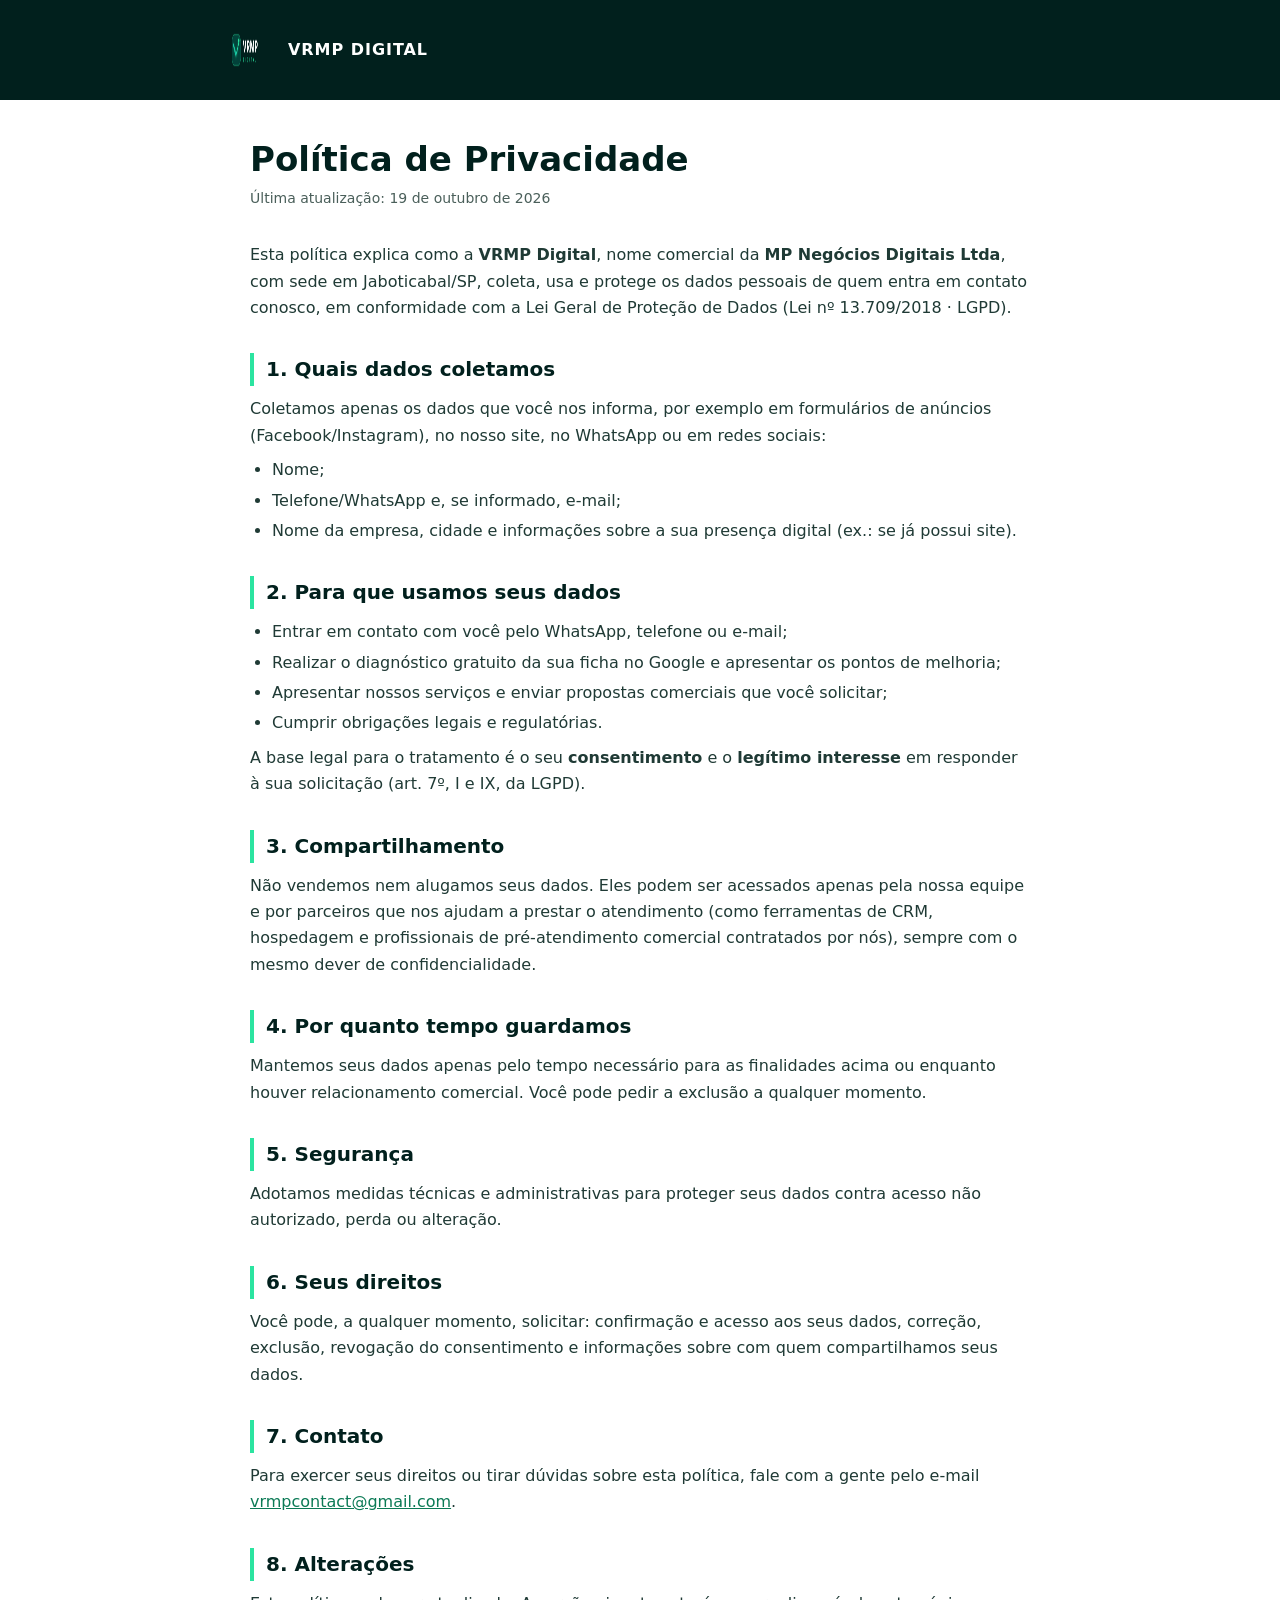
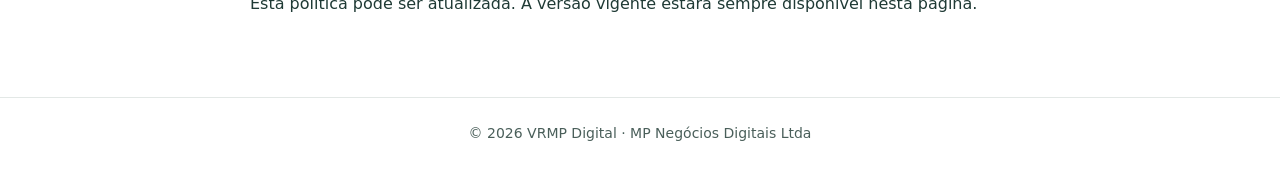
<file: privacidade/index.html>
<!doctype html>
<html lang="pt-BR">
<head>
<meta charset="utf-8">
<meta name="viewport" content="width=device-width,initial-scale=1">
<title>Política de Privacidade · VRMP Digital</title>
<meta name="description" content="Política de Privacidade da VRMP Digital (MP Negócios Digitais Ltda).">
<link rel="icon" href="/logo-vrmp.png">
<style>
:root{--ink:#01201D;--neon:#2BE4A0;--muted:#4a5f5a;--line:#E3E8E6}
*{box-sizing:border-box;margin:0;padding:0}
body{font-family:system-ui,-apple-system,Segoe UI,Roboto,Arial,sans-serif;color:var(--ink);background:#fff;line-height:1.65}
header{background:var(--ink);color:#fff;padding:28px 20px}
header .in{max-width:820px;margin:0 auto;display:flex;align-items:center;gap:14px}
header img{width:44px;height:44px;border-radius:12px}
header a{color:#fff;text-decoration:none;font-weight:800;letter-spacing:.06em}
main{max-width:820px;margin:0 auto;padding:40px 20px 80px}
h1{font-size:34px;line-height:1.15;margin-bottom:8px}
.up{color:var(--muted);font-size:14px;margin-bottom:32px}
h2{font-size:20px;margin:32px 0 10px;padding-left:12px;border-left:4px solid var(--neon)}
p,li{color:#1f3a35;font-size:16px}
ul{padding-left:22px;margin:8px 0}
li{margin:4px 0}
a{color:#0b7a55}
footer{border-top:1px solid var(--line);text-align:center;padding:24px;color:var(--muted);font-size:14px}
</style>
</head>
<body>
<header><div class="in"><img src="/logo-vrmp.png" alt=""><a href="/">VRMP DIGITAL</a></div></header>
<main>
<h1>Política de Privacidade</h1>
<p class="up">Última atualização: 19 de outubro de 2026</p>

<p>Esta política explica como a <b>VRMP Digital</b>, nome comercial da <b>MP Negócios Digitais Ltda</b>, com sede em Jaboticabal/SP, coleta, usa e protege os dados pessoais de quem entra em contato conosco, em conformidade com a Lei Geral de Proteção de Dados (Lei nº 13.709/2018 · LGPD).</p>

<h2>1. Quais dados coletamos</h2>
<p>Coletamos apenas os dados que você nos informa, por exemplo em formulários de anúncios (Facebook/Instagram), no nosso site, no WhatsApp ou em redes sociais:</p>
<ul>
<li>Nome;</li>
<li>Telefone/WhatsApp e, se informado, e-mail;</li>
<li>Nome da empresa, cidade e informações sobre a sua presença digital (ex.: se já possui site).</li>
</ul>

<h2>2. Para que usamos seus dados</h2>
<ul>
<li>Entrar em contato com você pelo WhatsApp, telefone ou e-mail;</li>
<li>Realizar o diagnóstico gratuito da sua ficha no Google e apresentar os pontos de melhoria;</li>
<li>Apresentar nossos serviços e enviar propostas comerciais que você solicitar;</li>
<li>Cumprir obrigações legais e regulatórias.</li>
</ul>
<p>A base legal para o tratamento é o seu <b>consentimento</b> e o <b>legítimo interesse</b> em responder à sua solicitação (art. 7º, I e IX, da LGPD).</p>

<h2>3. Compartilhamento</h2>
<p>Não vendemos nem alugamos seus dados. Eles podem ser acessados apenas pela nossa equipe e por parceiros que nos ajudam a prestar o atendimento (como ferramentas de CRM, hospedagem e profissionais de pré-atendimento comercial contratados por nós), sempre com o mesmo dever de confidencialidade.</p>

<h2>4. Por quanto tempo guardamos</h2>
<p>Mantemos seus dados apenas pelo tempo necessário para as finalidades acima ou enquanto houver relacionamento comercial. Você pode pedir a exclusão a qualquer momento.</p>

<h2>5. Segurança</h2>
<p>Adotamos medidas técnicas e administrativas para proteger seus dados contra acesso não autorizado, perda ou alteração.</p>

<h2>6. Seus direitos</h2>
<p>Você pode, a qualquer momento, solicitar: confirmação e acesso aos seus dados, correção, exclusão, revogação do consentimento e informações sobre com quem compartilhamos seus dados.</p>

<h2>7. Contato</h2>
<p>Para exercer seus direitos ou tirar dúvidas sobre esta política, fale com a gente pelo e-mail <a href="mailto:vrmpcontact@gmail.com">vrmpcontact@gmail.com</a>.</p>

<h2>8. Alterações</h2>
<p>Esta política pode ser atualizada. A versão vigente estará sempre disponível nesta página.</p>
</main>
<footer>© 2026 VRMP Digital · MP Negócios Digitais Ltda</footer>
</body>
</html>
</file>
